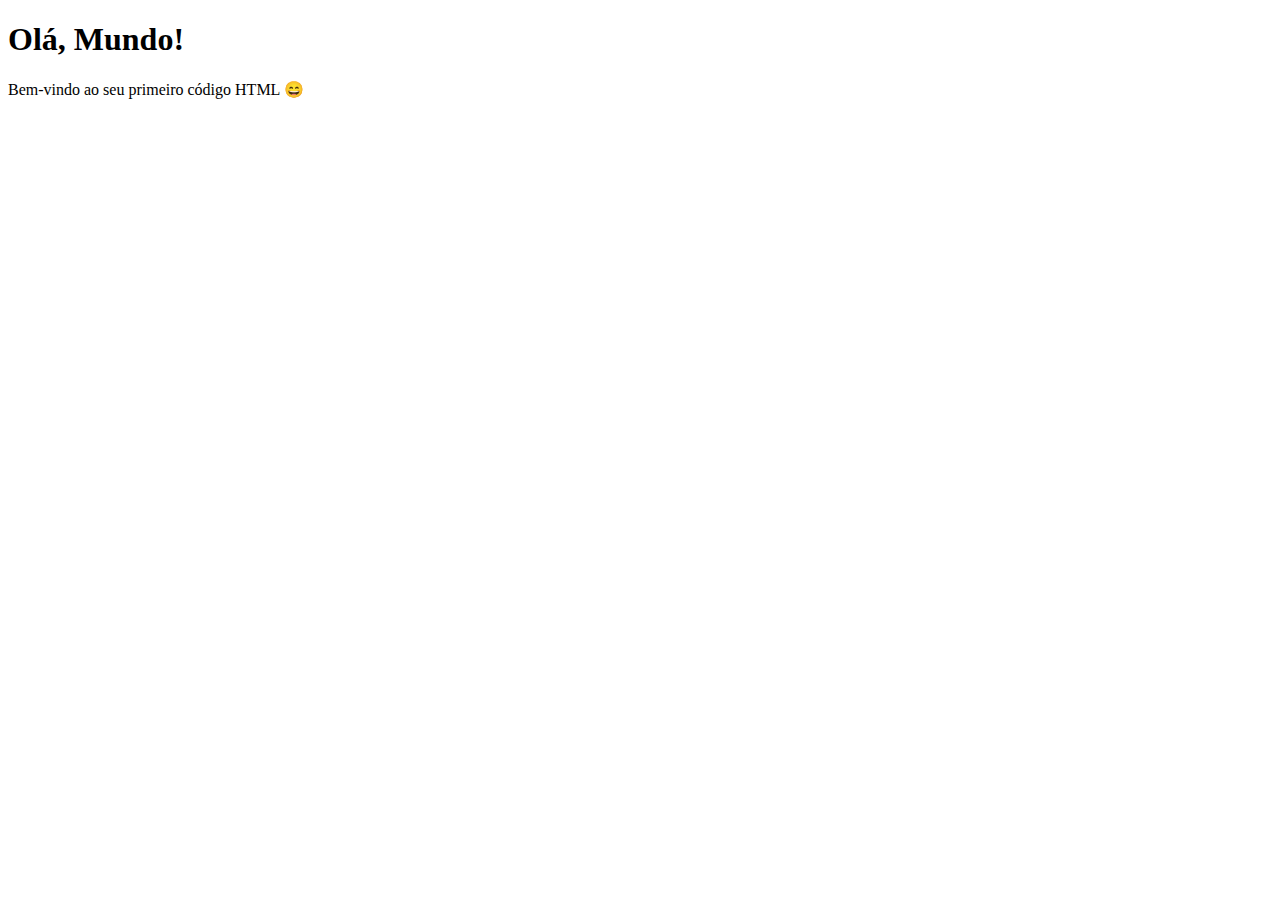
<file: index2.html>
<!DOCTYPE html>
<html lang="pt-BR">
<head>
  <meta charset="UTF-8">
  <meta name="viewport" content="width=device-width, initial-scale=1.0">
  <title>Olá Mundo 3</title>
</head>
<body>
  <h1>Olá, Mundo!</h1>
  <p>Bem-vindo ao seu primeiro código HTML 😄</p>
</body>
</html>
</file>
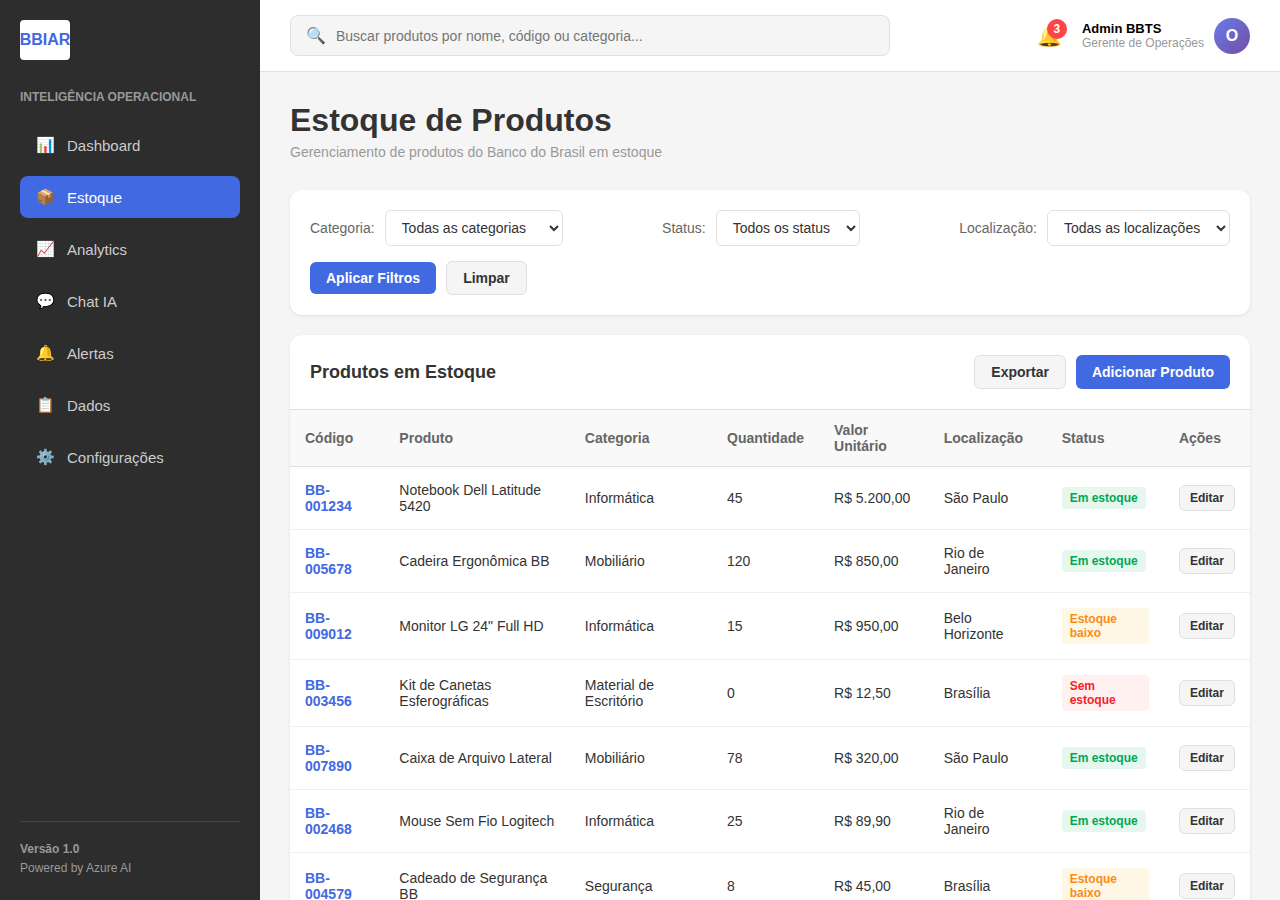
<file: pag2.html>
<!DOCTYPE html>
<html lang="pt-BR">
<head>
    <meta charset="UTF-8">
    <meta name="viewport" content="width=device-width, initial-scale=1.0">
    <title>BBIAB - Estoque de Produtos</title>
    <style>
        * {
            margin: 0;
            padding: 0;
            box-sizing: border-box;
        }

        body {
            font-family: -apple-system, BlinkMacSystemFont, 'Segoe UI', 'Roboto', 'Oxygen', 'Ubuntu', 'Cantarell', sans-serif;
            background-color: #f5f5f5;
            display: flex;
            height: 100vh;
        }

        .sidebar {
            width: 260px;
            background-color: #2d2d2d;
            color: #fff;
            padding: 20px;
            display: flex;
            flex-direction: column;
            overflow-y: auto;
        }

        .logo {
            width: 50px;
            height: 40px;
            background-color: #fff;
            margin-bottom: 30px;
            border-radius: 4px;
            display: flex;
            align-items: center;
            justify-content: center;
            font-weight: bold;
            color: #4169e1;
        }

        .sidebar-title {
            font-size: 12px;
            color: #999;
            margin-bottom: 20px;
            text-transform: uppercase;
            font-weight: 600;
        }

        .sidebar-menu {
            display: flex;
            flex-direction: column;
            gap: 10px;
            flex: 1;
        }

        .sidebar-item {
            padding: 12px 16px;
            border-radius: 8px;
            cursor: pointer;
            transition: all 0.3s;
            display: flex;
            align-items: center;
            gap: 12px;
            font-size: 15px;
            color: #ccc;
        }

        .sidebar-item.active {
            background-color: #4169e1;
            color: #fff;
        }

        .sidebar-item:hover {
            background-color: #3a3a3a;
        }

        .sidebar-footer {
            margin-top: auto;
            padding-top: 20px;
            border-top: 1px solid #444;
            font-size: 12px;
            color: #999;
        }

        .sidebar-footer p {
            margin-bottom: 5px;
        }

        .main {
            flex: 1;
            display: flex;
            flex-direction: column;
        }

        .header {
            background-color: #fff;
            border-bottom: 1px solid #e0e0e0;
            padding: 15px 30px;
            display: flex;
            justify-content: space-between;
            align-items: center;
        }

        .search-bar {
            flex: 1;
            max-width: 600px;
            background-color: #f5f5f5;
            border: 1px solid #e0e0e0;
            border-radius: 8px;
            padding: 10px 15px;
            display: flex;
            align-items: center;
            gap: 10px;
        }

        .search-bar input {
            flex: 1;
            border: none;
            background: none;
            outline: none;
            font-size: 14px;
            color: #999;
        }

        .header-right {
            display: flex;
            align-items: center;
            gap: 20px;
        }

        .notification-icon {
            position: relative;
            cursor: pointer;
            font-size: 20px;
        }

        .notification-badge {
            position: absolute;
            top: -5px;
            right: -5px;
            background-color: #ff4444;
            color: white;
            border-radius: 50%;
            width: 20px;
            height: 20px;
            display: flex;
            align-items: center;
            justify-content: center;
            font-size: 12px;
            font-weight: bold;
        }

        .user-info {
            display: flex;
            align-items: center;
            gap: 10px;
        }

        .user-avatar {
            width: 36px;
            height: 36px;
            border-radius: 50%;
            background: linear-gradient(135deg, #667eea 0%, #764ba2 100%);
            display: flex;
            align-items: center;
            justify-content: center;
            color: white;
            font-weight: bold;
        }

        .content {
            flex: 1;
            padding: 30px;
            overflow-y: auto;
        }

        .welcome-section {
            margin-bottom: 30px;
        }

        .welcome-section h1 {
            font-size: 32px;
            color: #333;
            margin-bottom: 5px;
        }

        .welcome-section p {
            color: #999;
            font-size: 14px;
        }

        .filters {
            background-color: #fff;
            border-radius: 12px;
            padding: 20px;
            margin-bottom: 20px;
            box-shadow: 0 1px 3px rgba(0,0,0,0.1);
            display: flex;
            justify-content: space-between;
            align-items: center;
            flex-wrap: wrap;
            gap: 15px;
        }

        .filter-group {
            display: flex;
            align-items: center;
            gap: 10px;
        }

        .filter-group label {
            font-size: 14px;
            color: #666;
        }

        .filter-group select,
        .filter-group input {
            padding: 8px 12px;
            border: 1px solid #e0e0e0;
            border-radius: 6px;
            font-size: 14px;
            color: #333;
            background-color: #fff;
        }

        .btn {
            padding: 8px 16px;
            border: none;
            border-radius: 6px;
            font-size: 14px;
            font-weight: 600;
            cursor: pointer;
            transition: all 0.3s;
        }

        .btn-primary {
            background-color: #4169e1;
            color: white;
        }

        .btn-primary:hover {
            background-color: #3151c7;
        }

        .btn-secondary {
            background-color: #f5f5f5;
            color: #333;
            border: 1px solid #e0e0e0;
        }

        .btn-secondary:hover {
            background-color: #e9e9e9;
        }

        .products-table {
            background-color: #fff;
            border-radius: 12px;
            box-shadow: 0 1px 3px rgba(0,0,0,0.1);
            overflow: hidden;
        }

        .table-header {
            display: flex;
            justify-content: space-between;
            align-items: center;
            padding: 20px;
            border-bottom: 1px solid #e0e0e0;
        }

        .table-title {
            font-size: 18px;
            font-weight: 600;
            color: #333;
        }

        .table-actions {
            display: flex;
            gap: 10px;
        }

        table {
            width: 100%;
            border-collapse: collapse;
        }

        th {
            background-color: #f9f9f9;
            padding: 12px 15px;
            text-align: left;
            font-weight: 600;
            font-size: 14px;
            color: #666;
            border-bottom: 1px solid #e0e0e0;
        }

        td {
            padding: 15px;
            font-size: 14px;
            color: #333;
            border-bottom: 1px solid #f0f0f0;
        }

        tr:hover {
            background-color: #f9f9f9;
        }

        .product-code {
            font-weight: 600;
            color: #4169e1;
        }

        .status {
            display: inline-block;
            padding: 4px 8px;
            border-radius: 4px;
            font-size: 12px;
            font-weight: 600;
        }

        .status-in-stock {
            background-color: #e6f7ee;
            color: #00a854;
        }

        .status-low-stock {
            background-color: #fff7e6;
            color: #fa8c16;
        }

        .status-out-of-stock {
            background-color: #fff1f0;
            color: #f5222d;
        }

        .pagination {
            display: flex;
            justify-content: space-between;
            align-items: center;
            padding: 20px;
            border-top: 1px solid #e0e0e0;
        }

        .pagination-info {
            font-size: 14px;
            color: #666;
        }

        .pagination-controls {
            display: flex;
            gap: 5px;
        }

        .page-btn {
            width: 32px;
            height: 32px;
            display: flex;
            align-items: center;
            justify-content: center;
            border: 1px solid #e0e0e0;
            background-color: #fff;
            border-radius: 4px;
            cursor: pointer;
            font-size: 14px;
            color: #333;
            transition: all 0.3s;
        }

        .page-btn:hover {
            background-color: #f5f5f5;
        }

        .page-btn.active {
            background-color: #4169e1;
            color: white;
            border-color: #4169e1;
        }

        @media (max-width: 768px) {
            .sidebar {
                width: 70px;
                padding: 10px;
            }

            .sidebar-title,
            .sidebar-item span:last-child,
            .sidebar-footer {
                display: none;
            }

            .filters {
                flex-direction: column;
                align-items: stretch;
            }

            .filter-group {
                flex-direction: column;
                align-items: flex-start;
            }

            .content {
                padding: 15px;
            }

            .table-header {
                flex-direction: column;
                align-items: flex-start;
                gap: 15px;
            }

            .products-table {
                overflow-x: auto;
            }
        }
    </style>
</head>
<body>
    <aside class="sidebar">
        <div class="logo">BBIAR</div>
        <div class="sidebar-title">Inteligência Operacional</div>
        <nav class="sidebar-menu">
            <div class="sidebar-item">
                <span>📊</span>
                <span>Dashboard</span>
            </div>
            <div class="sidebar-item active">
                <span>📦</span>
                <span>Estoque</span>
            </div>
            <div class="sidebar-item">
                <span>📈</span>
                <span>Analytics</span>
            </div>
            <div class="sidebar-item">
                <span>💬</span>
                <span>Chat IA</span>
            </div>
            <div class="sidebar-item">
                <span>🔔</span>
                <span>Alertas</span>
            </div>
            <div class="sidebar-item">
                <span>📋</span>
                <span>Dados</span>
            </div>
            <div class="sidebar-item">
                <span>⚙️</span>
                <span>Configurações</span>
            </div>
        </nav>
        <div class="sidebar-footer">
            <p><strong>Versão 1.0</strong></p>
            <p>Powered by Azure AI</p>
        </div>
    </aside>

    <main class="main">
        <header class="header">
            <div class="search-bar">
                <span>🔍</span>
                <input type="text" placeholder="Buscar produtos por nome, código ou categoria...">
            </div>
            <div class="header-right">
                <div class="notification-icon">
                    🔔
                    <div class="notification-badge">3</div>
                </div>
                <div class="user-info">
                    <div>
                        <div style="font-size: 13px; font-weight: 600;">Admin BBTS</div>
                        <div style="font-size: 12px; color: #999;">Gerente de Operações</div>
                    </div>
                    <div class="user-avatar">O</div>
                </div>
            </div>
        </header>

        <section class="content">
            <div class="welcome-section">
                <h1>Estoque de Produtos</h1>
                <p>Gerenciamento de produtos do Banco do Brasil em estoque</p>
            </div>

            <div class="filters">
                <div class="filter-group">
                    <label for="category">Categoria:</label>
                    <select id="category">
                        <option value="all">Todas as categorias</option>
                        <option value="informatica">Informática</option>
                        <option value="mobiliario">Mobiliário</option>
                        <option value="material">Material de Escritório</option>
                        <option value="seguranca">Segurança</option>
                    </select>
                </div>
                <div class="filter-group">
                    <label for="status">Status:</label>
                    <select id="status">
                        <option value="all">Todos os status</option>
                        <option value="in-stock">Em estoque</option>
                        <option value="low-stock">Estoque baixo</option>
                        <option value="out-of-stock">Sem estoque</option>
                    </select>
                </div>
                <div class="filter-group">
                    <label for="location">Localização:</label>
                    <select id="location">
                        <option value="all">Todas as localizações</option>
                        <option value="sp">São Paulo</option>
                        <option value="rj">Rio de Janeiro</option>
                        <option value="bh">Belo Horizonte</option>
                        <option value="bsb">Brasília</option>
                    </select>
                </div>
                <div class="filter-group">
                    <button class="btn btn-primary">Aplicar Filtros</button>
                    <button class="btn btn-secondary">Limpar</button>
                </div>
            </div>

            <div class="products-table">
                <div class="table-header">
                    <div class="table-title">Produtos em Estoque</div>
                    <div class="table-actions">
                        <button class="btn btn-secondary">Exportar</button>
                        <button class="btn btn-primary">Adicionar Produto</button>
                    </div>
                </div>
                <table>
                    <thead>
                        <tr>
                            <th>Código</th>
                            <th>Produto</th>
                            <th>Categoria</th>
                            <th>Quantidade</th>
                            <th>Valor Unitário</th>
                            <th>Localização</th>
                            <th>Status</th>
                            <th>Ações</th>
                        </tr>
                    </thead>
                    <tbody>
                        <tr>
                            <td class="product-code">BB-001234</td>
                            <td>Notebook Dell Latitude 5420</td>
                            <td>Informática</td>
                            <td>45</td>
                            <td>R$ 5.200,00</td>
                            <td>São Paulo</td>
                            <td><span class="status status-in-stock">Em estoque</span></td>
                            <td>
                                <button class="btn btn-secondary" style="padding: 5px 10px; font-size: 12px;">Editar</button>
                            </td>
                        </tr>
                        <tr>
                            <td class="product-code">BB-005678</td>
                            <td>Cadeira Ergonômica BB</td>
                            <td>Mobiliário</td>
                            <td>120</td>
                            <td>R$ 850,00</td>
                            <td>Rio de Janeiro</td>
                            <td><span class="status status-in-stock">Em estoque</span></td>
                            <td>
                                <button class="btn btn-secondary" style="padding: 5px 10px; font-size: 12px;">Editar</button>
                            </td>
                        </tr>
                        <tr>
                            <td class="product-code">BB-009012</td>
                            <td>Monitor LG 24" Full HD</td>
                            <td>Informática</td>
                            <td>15</td>
                            <td>R$ 950,00</td>
                            <td>Belo Horizonte</td>
                            <td><span class="status status-low-stock">Estoque baixo</span></td>
                            <td>
                                <button class="btn btn-secondary" style="padding: 5px 10px; font-size: 12px;">Editar</button>
                            </td>
                        </tr>
                        <tr>
                            <td class="product-code">BB-003456</td>
                            <td>Kit de Canetas Esferográficas</td>
                            <td>Material de Escritório</td>
                            <td>0</td>
                            <td>R$ 12,50</td>
                            <td>Brasília</td>
                            <td><span class="status status-out-of-stock">Sem estoque</span></td>
                            <td>
                                <button class="btn btn-secondary" style="padding: 5px 10px; font-size: 12px;">Editar</button>
                            </td>
                        </tr>
                        <tr>
                            <td class="product-code">BB-007890</td>
                            <td>Caixa de Arquivo Lateral</td>
                            <td>Mobiliário</td>
                            <td>78</td>
                            <td>R$ 320,00</td>
                            <td>São Paulo</td>
                            <td><span class="status status-in-stock">Em estoque</span></td>
                            <td>
                                <button class="btn btn-secondary" style="padding: 5px 10px; font-size: 12px;">Editar</button>
                            </td>
                        </tr>
                        <tr>
                            <td class="product-code">BB-002468</td>
                            <td>Mouse Sem Fio Logitech</td>
                            <td>Informática</td>
                            <td>25</td>
                            <td>R$ 89,90</td>
                            <td>Rio de Janeiro</td>
                            <td><span class="status status-in-stock">Em estoque</span></td>
                            <td>
                                <button class="btn btn-secondary" style="padding: 5px 10px; font-size: 12px;">Editar</button>
                            </td>
                        </tr>
                        <tr>
                            <td class="product-code">BB-004579</td>
                            <td>Cadeado de Segurança BB</td>
                            <td>Segurança</td>
                            <td>8</td>
                            <td>R$ 45,00</td>
                            <td>Brasília</td>
                            <td><span class="status status-low-stock">Estoque baixo</span></td>
                            <td>
                                <button class="btn btn-secondary" style="padding: 5px 10px; font-size: 12px;">Editar</button>
                            </td>
                        </tr>
                        <tr>
                            <td class="product-code">BB-006802</td>
                            <td>Resma de Papel A4</td>
                            <td>Material de Escritório</td>
                            <td>150</td>
                            <td>R$ 18,90</td>
                            <td>Belo Horizonte</td>
                            <td><span class="status status-in-stock">Em estoque</span></td>
                            <td>
                                <button class="btn btn-secondary" style="padding: 5px 10px; font-size: 12px;">Editar</button>
                            </td>
                        </tr>
                    </tbody>
                </table>
                <div class="pagination">
                    <div class="pagination-info">Mostrando 1 a 8 de 32 produtos</div>
                    <div class="pagination-controls">
                        <div class="page-btn">◀</div>
                        <div class="page-btn active">1</div>
                        <div class="page-btn">2</div>
                        <div class="page-btn">3</div>
                        <div class="page-btn">4</div>
                        <div class="page-btn">▶</div>
                    </div>
                </div>
            </div>
        </section>
    </main>
</body>
</html>
</file>
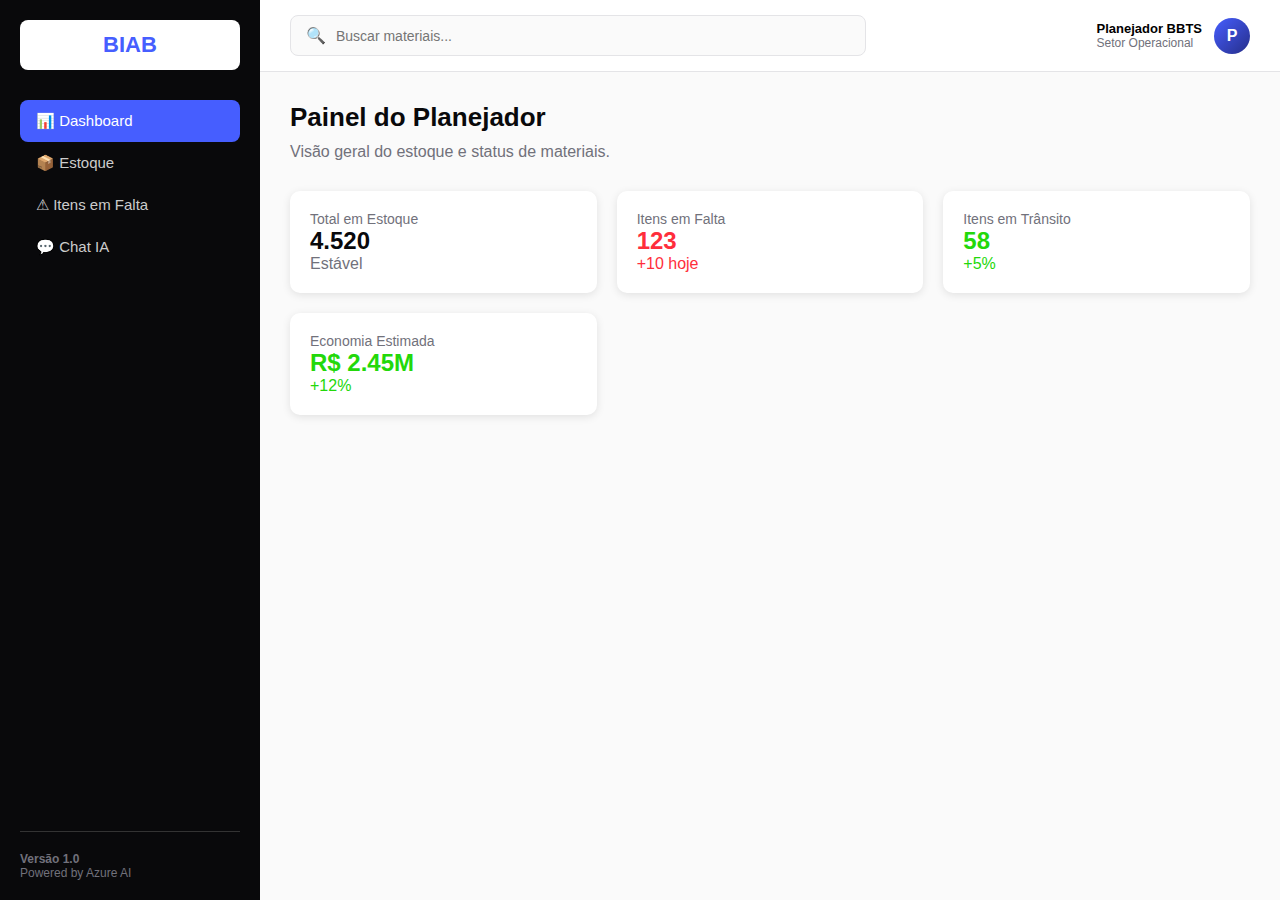
<file: pag3.html>
<!DOCTYPE html>
<html lang="pt-BR">
<head>
  <meta charset="UTF-8">
  <meta name="viewport" content="width=device-width, initial-scale=1.0">
  <title>BIAB – Painel do Planejador</title>
  <style>
    :root {
      --brand-color-primary-pure: #465EFF;
      --brand-color-primary-dark: #262E89;
      --neutral-color-lightest: #FAFAFA;
      --neutral-color-lighter: #E4E4E7;
      --neutral-color-medium: #71717B;
      --neutral-color-darkest: #09090B;
      --feedback-color-success: #23D80A;
      --feedback-color-warning: #F99207;
      --feedback-color-danger: #FF2E3B;
    }
    *{margin:0;padding:0;box-sizing:border-box;}
    body{font-family:'Segoe UI',sans-serif;background:var(--neutral-color-lightest);display:flex;min-height:100vh;}
    /* Sidebar */
    .sidebar{width:260px;background:var(--neutral-color-darkest);color:#fff;display:flex;flex-direction:column;padding:20px;}
    .logo{background:#fff;color:var(--brand-color-primary-pure);font-weight:bold;font-size:22px;height:50px;display:flex;align-items:center;justify-content:center;border-radius:8px;margin-bottom:30px;}
    .sidebar-item{padding:12px 16px;border-radius:8px;cursor:pointer;display:flex;align-items:center;gap:10px;color:#ccc;font-size:15px;transition:background 0.2s;}
    .sidebar-item:hover{background:rgba(255,255,255,0.08);}
    .sidebar-item.active{background:var(--brand-color-primary-pure);color:white;}
    .sidebar-footer{margin-top:auto;font-size:12px;color:#aaa;border-top:1px solid #333;padding-top:20px;}
    /* Main */
    .main{flex:1;display:flex;flex-direction:column;}
    .header{background:#fff;border-bottom:1px solid var(--neutral-color-lighter);padding:15px 30px;display:flex;justify-content:space-between;align-items:center;}
    .search-bar{background:var(--neutral-color-lightest);border:1px solid var(--neutral-color-lighter);border-radius:8px;padding:10px 15px;display:flex;align-items:center;gap:10px;width:60%;}
    .search-bar input{border:none;outline:none;background:none;flex:1;font-size:14px;color:var(--neutral-color-medium);}
    .user-info{display:flex;align-items:center;gap:12px;}
    .user-avatar{width:36px;height:36px;border-radius:50%;background:linear-gradient(135deg,#465EFF,#262E89);color:#fff;display:flex;align-items:center;justify-content:center;font-weight:bold;}
    .content{padding:30px;overflow-y:auto;}
    h1{font-size:26px;margin-bottom:10px;color:var(--neutral-color-darkest);}
    p{color:var(--neutral-color-medium);}
    /* Cards */
    .cards-grid{display:grid;grid-template-columns:repeat(auto-fit,minmax(240px,1fr));gap:20px;margin-top:30px;}
    .card{background:white;padding:20px;border-radius:10px;box-shadow:0 2px 8px rgba(0,0,0,0.1);}
    .card-title{font-size:14px;color:var(--neutral-color-medium);}
    .card-value{font-size:24px;font-weight:bold;color:var(--neutral-color-darkest);}
    .positive{color:var(--feedback-color-success);}
    .negative{color:var(--feedback-color-danger);}
    .table-section{background:#fff;border-radius:10px;padding:25px;box-shadow:0 2px 8px rgba(0,0,0,0.1);margin-top:30px;}
    table{width:100%;border-collapse:collapse;}
    table th,table td{padding:12px 15px;text-align:left;border-bottom:1px solid var(--neutral-color-lighter);}
    table th{background:var(--neutral-color-lightest);font-weight:600;color:var(--neutral-color-medium);}
    tr:hover{background:var(--neutral-color-lighter);}
    .status-badge{padding:5px 10px;border-radius:6px;font-size:13px;font-weight:600;display:inline-block;}
    .status-critical{background:#ffe5e5;color:var(--feedback-color-danger);}
    .status-warning{background:#fff7e5;color:var(--feedback-color-warning);}
    .status-normal{background:#e8f5e9;color:var(--feedback-color-success);}
  </style>
</head>
<body>
  <aside class="sidebar">
    <div class="logo">BIAB</div>
    <div class="sidebar-item active" data-page="dashboard">📊 Dashboard</div>
    <div class="sidebar-item" data-page="estoque">📦 Estoque</div>
    <div class="sidebar-item" data-page="faltas">⚠ Itens em Falta</div>
    <div class="sidebar-item" data-page="chat">💬 Chat IA</div>
    <div class="sidebar-footer">
      <p><strong>Versão 1.0</strong></p>
      <p>Powered by Azure AI</p>
    </div>
  </aside>

  <main class="main">
    <header class="header">
      <div class="search-bar">🔍 <input type="text" placeholder="Buscar materiais..." /></div>
      <div class="user-info">
        <div>
          <div style="font-size:13px;font-weight:600;">Planejador BBTS</div>
          <div style="font-size:12px;color:var(--neutral-color-medium);">Setor Operacional</div>
        </div>
        <div class="user-avatar">P</div>
      </div>
    </header>

    <section class="content" id="content">
      <!-- Conteúdo padrão -->
      <h1>Painel do Planejador</h1>
      <p>Visão geral do estoque e status de materiais.</p>
      <div class="cards-grid">
        <div class="card"><div class="card-title">Total em Estoque</div><div class="card-value">4.520</div><p>Estável</p></div>
        <div class="card"><div class="card-title">Itens em Falta</div><div class="card-value negative">123</div><p class="negative">+10 hoje</p></div>
        <div class="card"><div class="card-title">Itens em Trânsito</div><div class="card-value positive">58</div><p class="positive">+5%</p></div>
        <div class="card"><div class="card-title">Economia Estimada</div><div class="card-value positive">R$ 2.45M</div><p class="positive">+12%</p></div>
      </div>
    </section>
  </main>

  <script>
    const pages = {
      dashboard: `
        <h1>Painel do Planejador</h1>
        <p>Visão geral do estoque e status de materiais.</p>
        <div class="cards-grid">
          <div class="card"><div class="card-title">Total em Estoque</div><div class="card-value">4.520</div><p>Estável</p></div>
          <div class="card"><div class="card-title">Itens em Falta</div><div class="card-value negative">123</div><p class="negative">+10 hoje</p></div>
          <div class="card"><div class="card-title">Itens em Trânsito</div><div class="card-value positive">58</div><p class="positive">+5%</p></div>
          <div class="card"><div class="card-title">Economia Estimada</div><div class="card-value positive">R$ 2.45M</div><p class="positive">+12%</p></div>
        </div>
      `,
      estoque: `
        <h1>Estoque Geral</h1>
        <p>Lista completa de itens disponíveis e em trânsito.</p>
        <div class="table-section">
          <table>
            <thead><tr><th>Código</th><th>Saldo</th><th>Trânsito</th><th>Status</th></tr></thead>
            <tbody>
              <tr><td>FOAR-068153</td><td>1723</td><td>0</td><td><span class="status-badge status-normal">Normal</span></td></tr>
              <tr><td>QOUR-092468</td><td>3176</td><td>50</td><td><span class="status-badge status-warning">Atenção</span></td></tr>
              <tr><td>BOKR-092826</td><td>1307</td><td>27</td><td><span class="status-badge status-critical">Crítico</span></td></tr>
            </tbody>
          </table>
        </div>
      `,
      faltas: `
        <h1>Itens em Falta</h1>
        <p>Itens com estoque crítico ou zerado.</p>
        <div class="table-section">
          <table>
            <thead><tr><th>Código</th><th>Saldo</th><th>Falta</th><th>Status</th></tr></thead>
            <tbody>
              <tr><td>ROXR-033849</td><td>0</td><td>10</td><td><span class="status-badge status-critical">Crítico</span></td></tr>
              <tr><td>BOQR-033678</td><td>5</td><td>20</td><td><span class="status-badge status-warning">Atenção</span></td></tr>
            </tbody>
          </table>
        </div>
      `,
      chat: `
        <h1>Assistente IA</h1>
        <p>Converse com nossa IA para localizar itens, verificar faltas ou prever necessidades.</p>
        <div class="table-section" style="text-align:center;">
          <button class="status-badge" style="background:#465EFF;color:#fff;">💬 Iniciar Chat</button>
        </div>
      `
    };

    const content = document.getElementById('content');
    const menuItems = document.querySelectorAll('.sidebar-item');

    menuItems.forEach(item => {
      item.addEventListener('click', () => {
        menuItems.forEach(i => i.classList.remove('active'));
        item.classList.add('active');
        const page = item.getAttribute('data-page');
        content.innerHTML = pages[page];
      });
    });
  </script>
</body>
</html>
</file>
